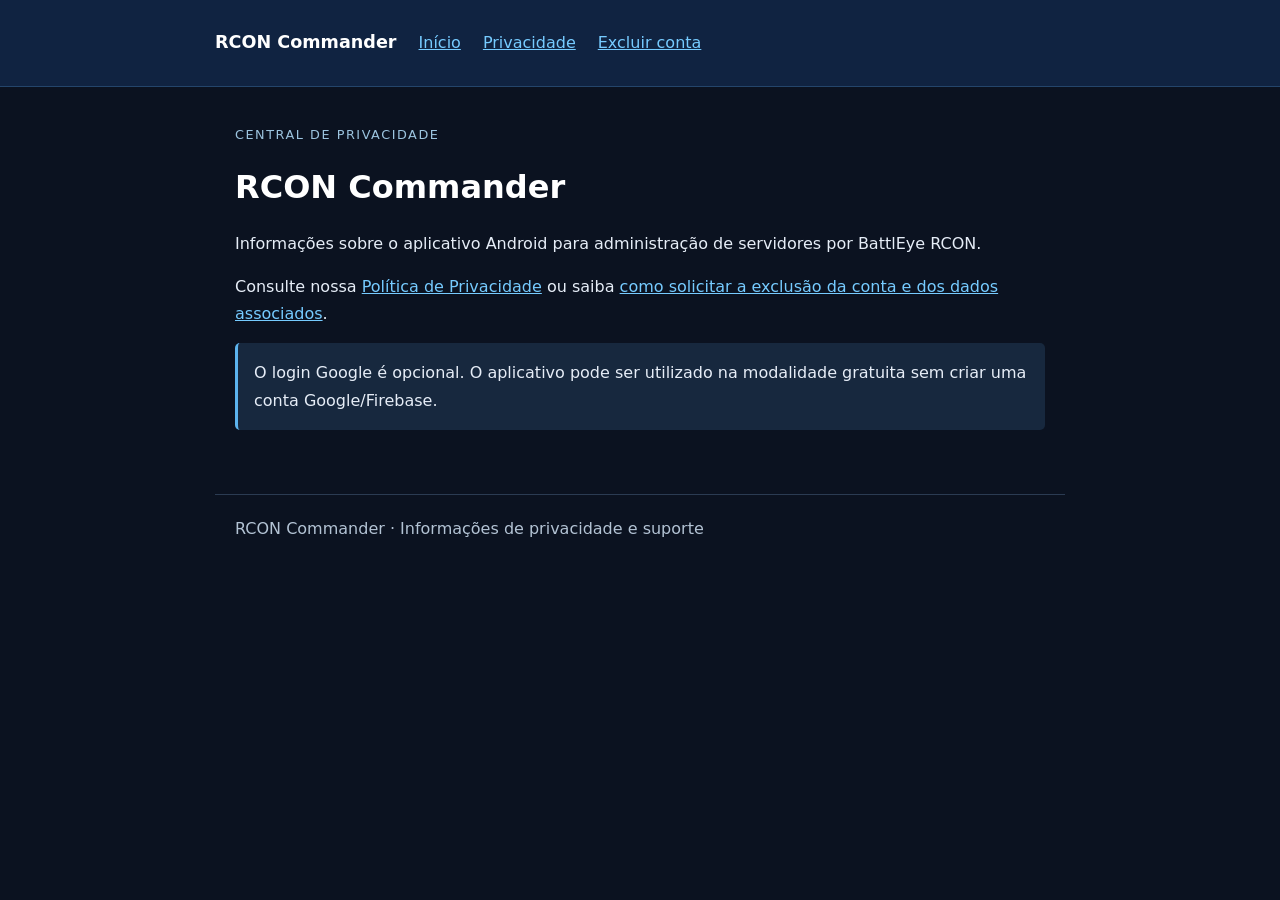
<file: index.html>
<!doctype html><html lang="pt-BR"><head><meta charset="utf-8"><meta name="viewport" content="width=device-width, initial-scale=1"><meta name="color-scheme" content="dark"><meta name="description" content="Central de privacidade — RCON Commander"><title>Central de privacidade | RCON Commander</title><link rel="stylesheet" href="styles.css"></head><body><header><nav><strong>RCON Commander</strong><a href="index.html">Início</a><a href="privacidade.html">Privacidade</a><a href="exclusao-conta.html">Excluir conta</a></nav></header><main><p class="tag">Central de privacidade</p><h1>RCON Commander</h1><p>Informações sobre o aplicativo Android para administração de servidores por BattlEye RCON.</p><p>Consulte nossa <a href="privacidade.html">Política de Privacidade</a> ou saiba <a href="exclusao-conta.html">como solicitar a exclusão da conta e dos dados associados</a>.</p><div class="note">O login Google é opcional. O aplicativo pode ser utilizado na modalidade gratuita sem criar uma conta Google/Firebase.</div></main><footer>RCON Commander · Informações de privacidade e suporte</footer></body></html>
</file>
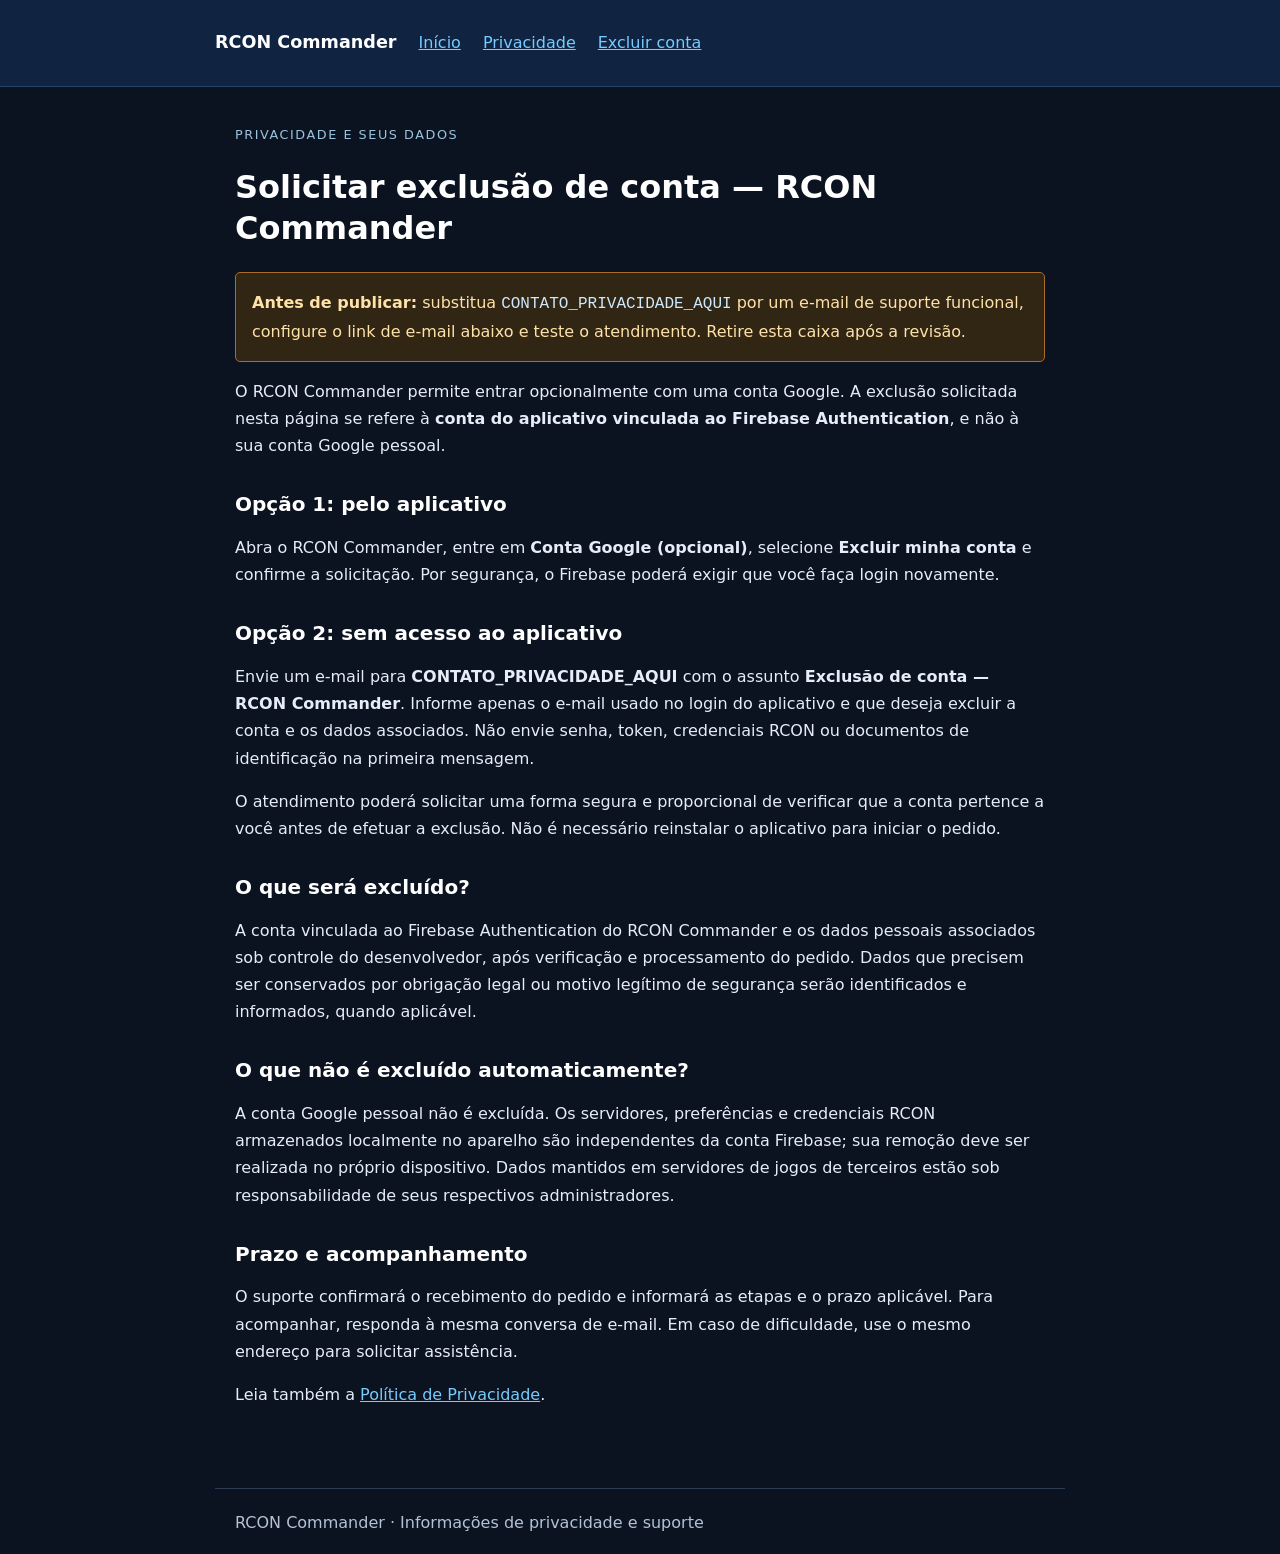
<file: exclusao-conta.html>
<!doctype html><html lang="pt-BR"><head><meta charset="utf-8"><meta name="viewport" content="width=device-width, initial-scale=1"><meta name="color-scheme" content="dark"><meta name="description" content="Exclusão de Conta — RCON Commander"><title>Exclusão de Conta | RCON Commander</title><link rel="stylesheet" href="styles.css"></head><body><header><nav><strong>RCON Commander</strong><a href="index.html">Início</a><a href="privacidade.html">Privacidade</a><a href="exclusao-conta.html">Excluir conta</a></nav></header><main><p class="tag">Privacidade e seus dados</p><h1>Solicitar exclusão de conta — RCON Commander</h1><div class="todo"><strong>Antes de publicar:</strong> substitua <code>CONTATO_PRIVACIDADE_AQUI</code> por um e-mail de suporte funcional, configure o link de e-mail abaixo e teste o atendimento. Retire esta caixa após a revisão.</div><p>O RCON Commander permite entrar opcionalmente com uma conta Google. A exclusão solicitada nesta página se refere à <strong>conta do aplicativo vinculada ao Firebase Authentication</strong>, e não à sua conta Google pessoal.</p><h2>Opção 1: pelo aplicativo</h2><p>Abra o RCON Commander, entre em <strong>Conta Google (opcional)</strong>, selecione <strong>Excluir minha conta</strong> e confirme a solicitação. Por segurança, o Firebase poderá exigir que você faça login novamente.</p><h2>Opção 2: sem acesso ao aplicativo</h2><p>Envie um e-mail para <strong>CONTATO_PRIVACIDADE_AQUI</strong> com o assunto <strong>Exclusão de conta — RCON Commander</strong>. Informe apenas o e-mail usado no login do aplicativo e que deseja excluir a conta e os dados associados. Não envie senha, token, credenciais RCON ou documentos de identificação na primeira mensagem.</p><p>O atendimento poderá solicitar uma forma segura e proporcional de verificar que a conta pertence a você antes de efetuar a exclusão. Não é necessário reinstalar o aplicativo para iniciar o pedido.</p><h2>O que será excluído?</h2><p>A conta vinculada ao Firebase Authentication do RCON Commander e os dados pessoais associados sob controle do desenvolvedor, após verificação e processamento do pedido. Dados que precisem ser conservados por obrigação legal ou motivo legítimo de segurança serão identificados e informados, quando aplicável.</p><h2>O que não é excluído automaticamente?</h2><p>A conta Google pessoal não é excluída. Os servidores, preferências e credenciais RCON armazenados localmente no aparelho são independentes da conta Firebase; sua remoção deve ser realizada no próprio dispositivo. Dados mantidos em servidores de jogos de terceiros estão sob responsabilidade de seus respectivos administradores.</p><h2>Prazo e acompanhamento</h2><p>O suporte confirmará o recebimento do pedido e informará as etapas e o prazo aplicável. Para acompanhar, responda à mesma conversa de e-mail. Em caso de dificuldade, use o mesmo endereço para solicitar assistência.</p><p>Leia também a <a href="privacidade.html">Política de Privacidade</a>.</p></main><footer>RCON Commander · Informações de privacidade e suporte</footer></body></html>
</file>
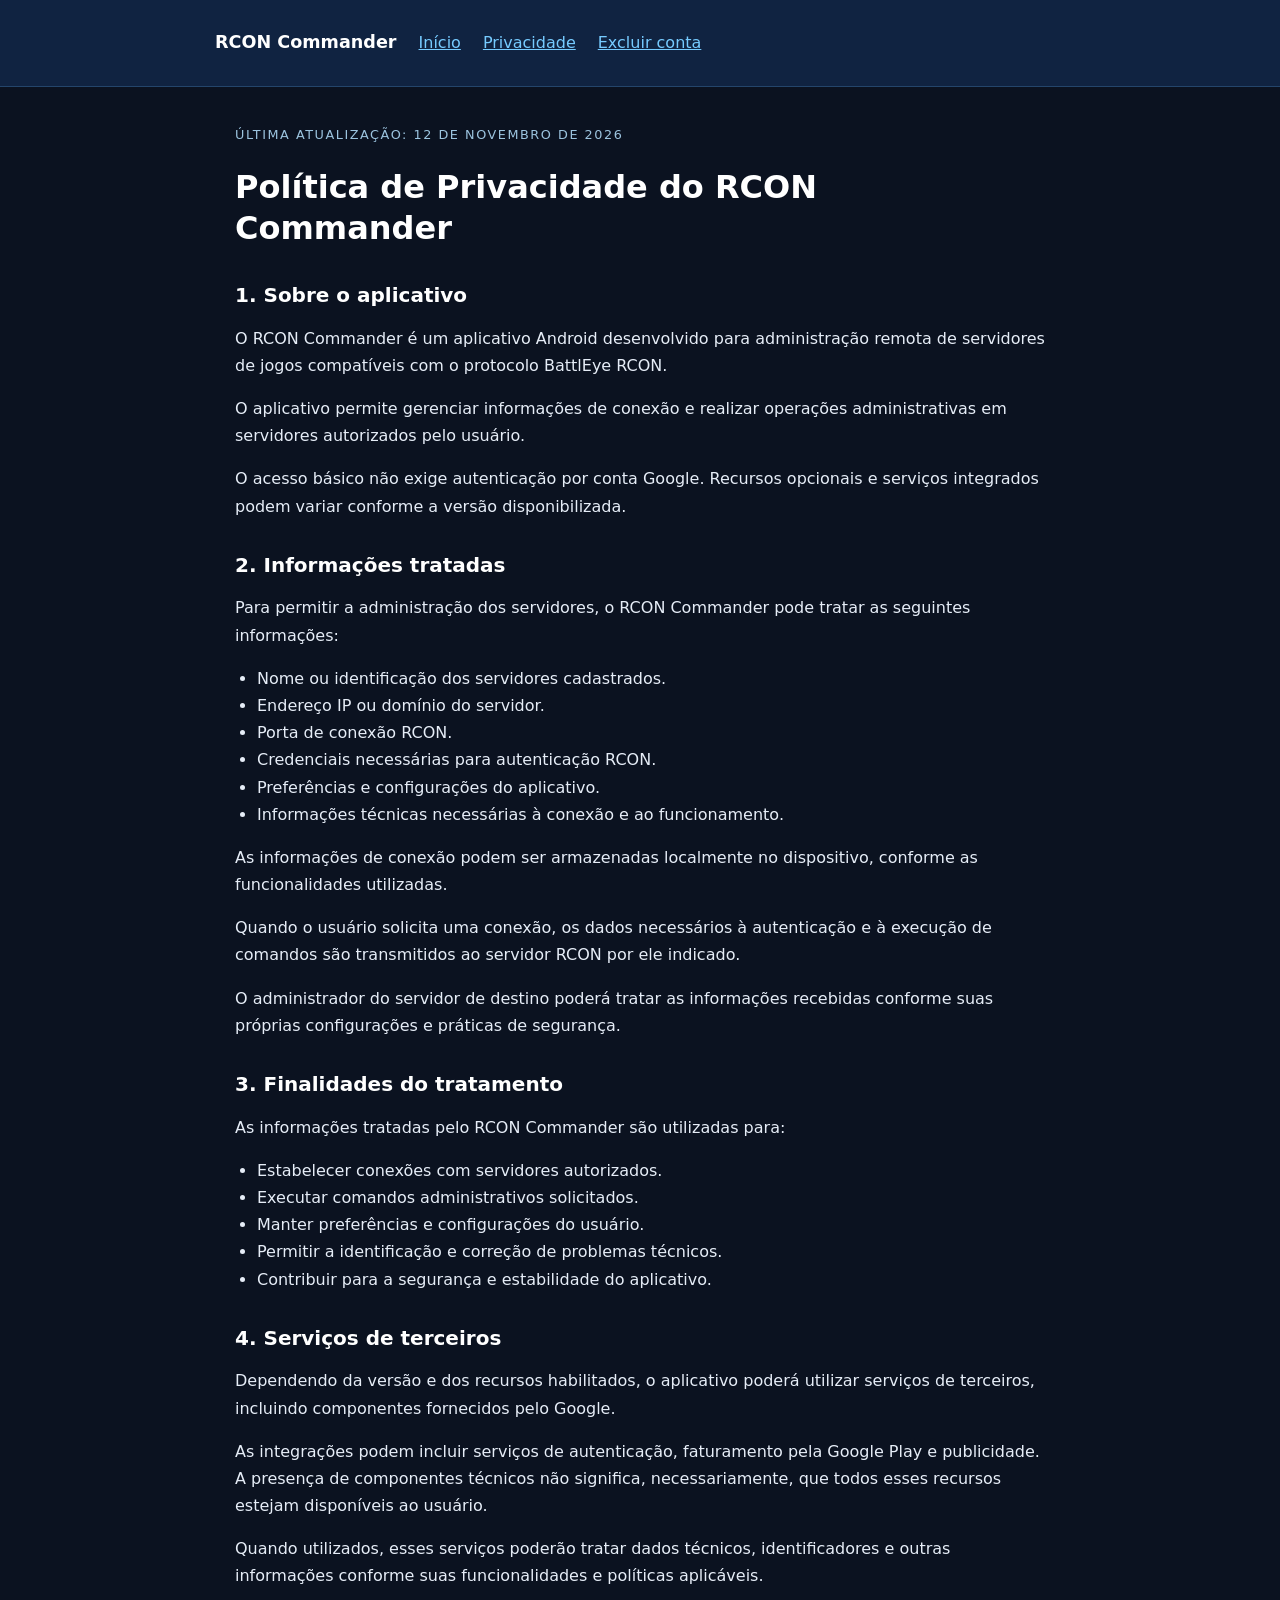
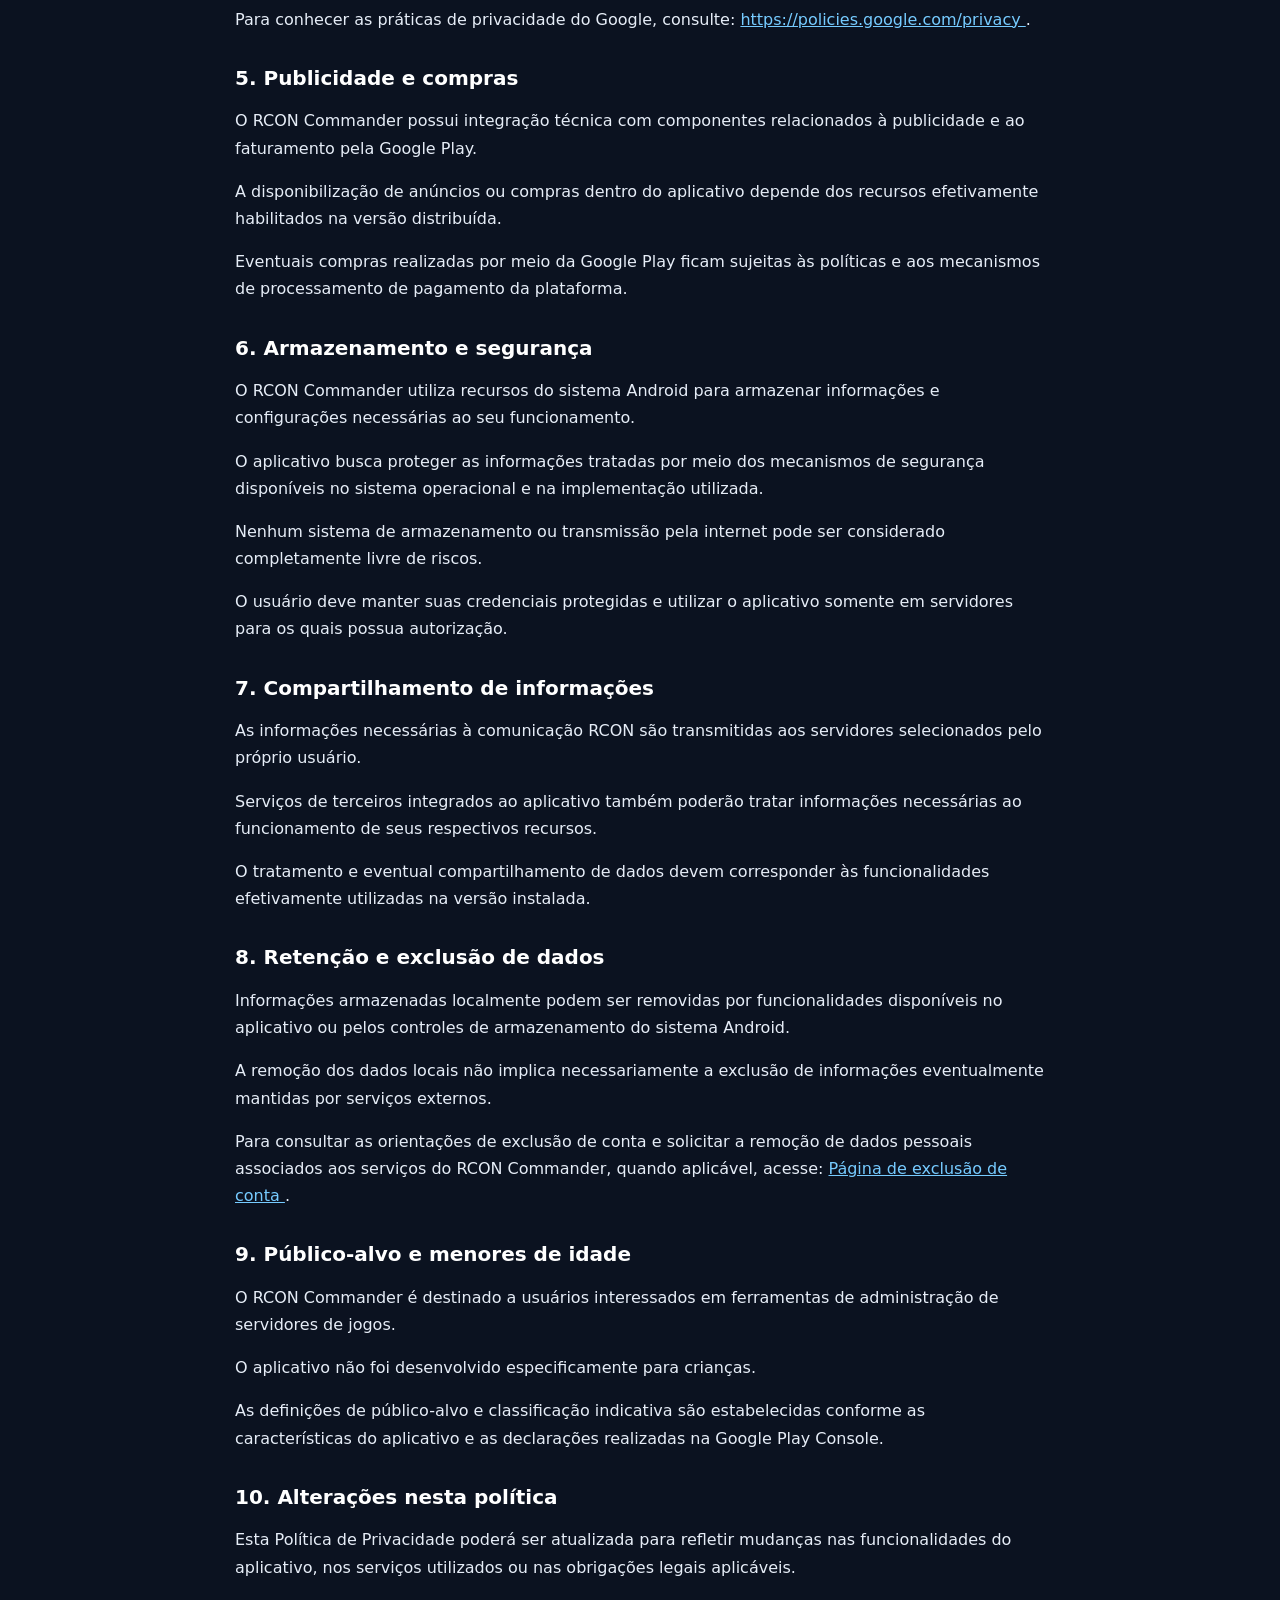
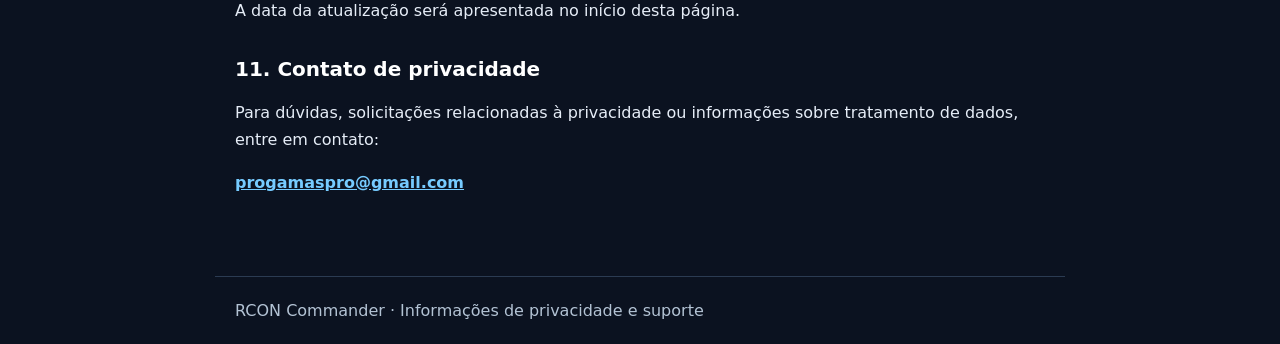
<file: privacidade.html>
<!DOCTYPE html>
<html lang="pt-BR">
<head>
  <meta charset="UTF-8">
  <meta name="viewport" content="width=device-width, initial-scale=1">
  <meta name="color-scheme" content="dark">
  <meta name="description" content="Política de Privacidade do aplicativo RCON Commander para Android.">
  <title>Política de Privacidade | RCON Commander</title>
  <link rel="stylesheet" href="styles.css">
</head>

<body>

<header>
  <nav>
    <strong>RCON Commander</strong>
    <a href="index.html">Início</a>
    <a href="privacidade.html">Privacidade</a>
    <a href="exclusao-conta.html">Excluir conta</a>
  </nav>
</header>

<main>

  <p class="tag">
    Última atualização: 12 de novembro de 2026
  </p>

  <h1>Política de Privacidade do RCON Commander</h1>

  <h2>1. Sobre o aplicativo</h2>

  <p>
    O RCON Commander é um aplicativo Android desenvolvido
    para administração remota de servidores de jogos
    compatíveis com o protocolo BattlEye RCON.
  </p>

  <p>
    O aplicativo permite gerenciar informações de conexão
    e realizar operações administrativas em servidores
    autorizados pelo usuário.
  </p>

  <p>
    O acesso básico não exige autenticação por conta Google.
    Recursos opcionais e serviços integrados podem variar
    conforme a versão disponibilizada.
  </p>

  <h2>2. Informações tratadas</h2>

  <p>
    Para permitir a administração dos servidores,
    o RCON Commander pode tratar as seguintes informações:
  </p>

  <ul>
    <li>Nome ou identificação dos servidores cadastrados.</li>
    <li>Endereço IP ou domínio do servidor.</li>
    <li>Porta de conexão RCON.</li>
    <li>Credenciais necessárias para autenticação RCON.</li>
    <li>Preferências e configurações do aplicativo.</li>
    <li>Informações técnicas necessárias à conexão e ao funcionamento.</li>
  </ul>

  <p>
    As informações de conexão podem ser armazenadas
    localmente no dispositivo, conforme as funcionalidades
    utilizadas.
  </p>

  <p>
    Quando o usuário solicita uma conexão, os dados
    necessários à autenticação e à execução de comandos
    são transmitidos ao servidor RCON por ele indicado.
  </p>

  <p>
    O administrador do servidor de destino poderá tratar
    as informações recebidas conforme suas próprias
    configurações e práticas de segurança.
  </p>

  <h2>3. Finalidades do tratamento</h2>

  <p>
    As informações tratadas pelo RCON Commander
    são utilizadas para:
  </p>

  <ul>
    <li>Estabelecer conexões com servidores autorizados.</li>
    <li>Executar comandos administrativos solicitados.</li>
    <li>Manter preferências e configurações do usuário.</li>
    <li>Permitir a identificação e correção de problemas técnicos.</li>
    <li>Contribuir para a segurança e estabilidade do aplicativo.</li>
  </ul>

  <h2>4. Serviços de terceiros</h2>

  <p>
    Dependendo da versão e dos recursos habilitados,
    o aplicativo poderá utilizar serviços de terceiros,
    incluindo componentes fornecidos pelo Google.
  </p>

  <p>
    As integrações podem incluir serviços de autenticação,
    faturamento pela Google Play e publicidade.
    A presença de componentes técnicos não significa,
    necessariamente, que todos esses recursos estejam
    disponíveis ao usuário.
  </p>

  <p>
    Quando utilizados, esses serviços poderão tratar
    dados técnicos, identificadores e outras informações
    conforme suas funcionalidades e políticas aplicáveis.
  </p>

  <p>
    Para conhecer as práticas de privacidade do Google,
    consulte:
    <a href="https://policies.google.com/privacy">
      https://policies.google.com/privacy
    </a>.
  </p>

  <h2>5. Publicidade e compras</h2>

  <p>
    O RCON Commander possui integração técnica com
    componentes relacionados à publicidade e ao
    faturamento pela Google Play.
  </p>

  <p>
    A disponibilização de anúncios ou compras dentro
    do aplicativo depende dos recursos efetivamente
    habilitados na versão distribuída.
  </p>

  <p>
    Eventuais compras realizadas por meio da Google Play
    ficam sujeitas às políticas e aos mecanismos de
    processamento de pagamento da plataforma.
  </p>

  <h2>6. Armazenamento e segurança</h2>

  <p>
    O RCON Commander utiliza recursos do sistema Android
    para armazenar informações e configurações necessárias
    ao seu funcionamento.
  </p>

  <p>
    O aplicativo busca proteger as informações tratadas
    por meio dos mecanismos de segurança disponíveis
    no sistema operacional e na implementação utilizada.
  </p>

  <p>
    Nenhum sistema de armazenamento ou transmissão
    pela internet pode ser considerado completamente
    livre de riscos.
  </p>

  <p>
    O usuário deve manter suas credenciais protegidas
    e utilizar o aplicativo somente em servidores
    para os quais possua autorização.
  </p>

  <h2>7. Compartilhamento de informações</h2>

  <p>
    As informações necessárias à comunicação RCON
    são transmitidas aos servidores selecionados
    pelo próprio usuário.
  </p>

  <p>
    Serviços de terceiros integrados ao aplicativo
    também poderão tratar informações necessárias
    ao funcionamento de seus respectivos recursos.
  </p>

  <p>
    O tratamento e eventual compartilhamento de dados
    devem corresponder às funcionalidades efetivamente
    utilizadas na versão instalada.
  </p>

  <h2>8. Retenção e exclusão de dados</h2>

  <p>
    Informações armazenadas localmente podem ser
    removidas por funcionalidades disponíveis no
    aplicativo ou pelos controles de armazenamento
    do sistema Android.
  </p>

  <p>
    A remoção dos dados locais não implica necessariamente
    a exclusão de informações eventualmente mantidas
    por serviços externos.
  </p>

  <p>
    Para consultar as orientações de exclusão de conta
    e solicitar a remoção de dados pessoais associados
    aos serviços do RCON Commander, quando aplicável,
    acesse:
    <a href="exclusao-conta.html">
      Página de exclusão de conta
    </a>.
  </p>

  <h2>9. Público-alvo e menores de idade</h2>

  <p>
    O RCON Commander é destinado a usuários interessados
    em ferramentas de administração de servidores
    de jogos.
  </p>

  <p>
    O aplicativo não foi desenvolvido especificamente
    para crianças.
  </p>

  <p>
    As definições de público-alvo e classificação
    indicativa são estabelecidas conforme as
    características do aplicativo e as declarações
    realizadas na Google Play Console.
  </p>

  <h2>10. Alterações nesta política</h2>

  <p>
    Esta Política de Privacidade poderá ser atualizada
    para refletir mudanças nas funcionalidades do
    aplicativo, nos serviços utilizados ou nas
    obrigações legais aplicáveis.
  </p>

  <p>
    A data da atualização será apresentada
    no início desta página.
  </p>

  <h2>11. Contato de privacidade</h2>

  <p>
    Para dúvidas, solicitações relacionadas à
    privacidade ou informações sobre tratamento
    de dados, entre em contato:
  </p>

  <p>
    <strong>
      <a href="mailto:progamaspro@gmail.com">
        progamaspro@gmail.com
      </a>
    </strong>
  </p>

</main>

<footer>
  RCON Commander · Informações de privacidade e suporte
</footer>

</body>
</html>
</file>
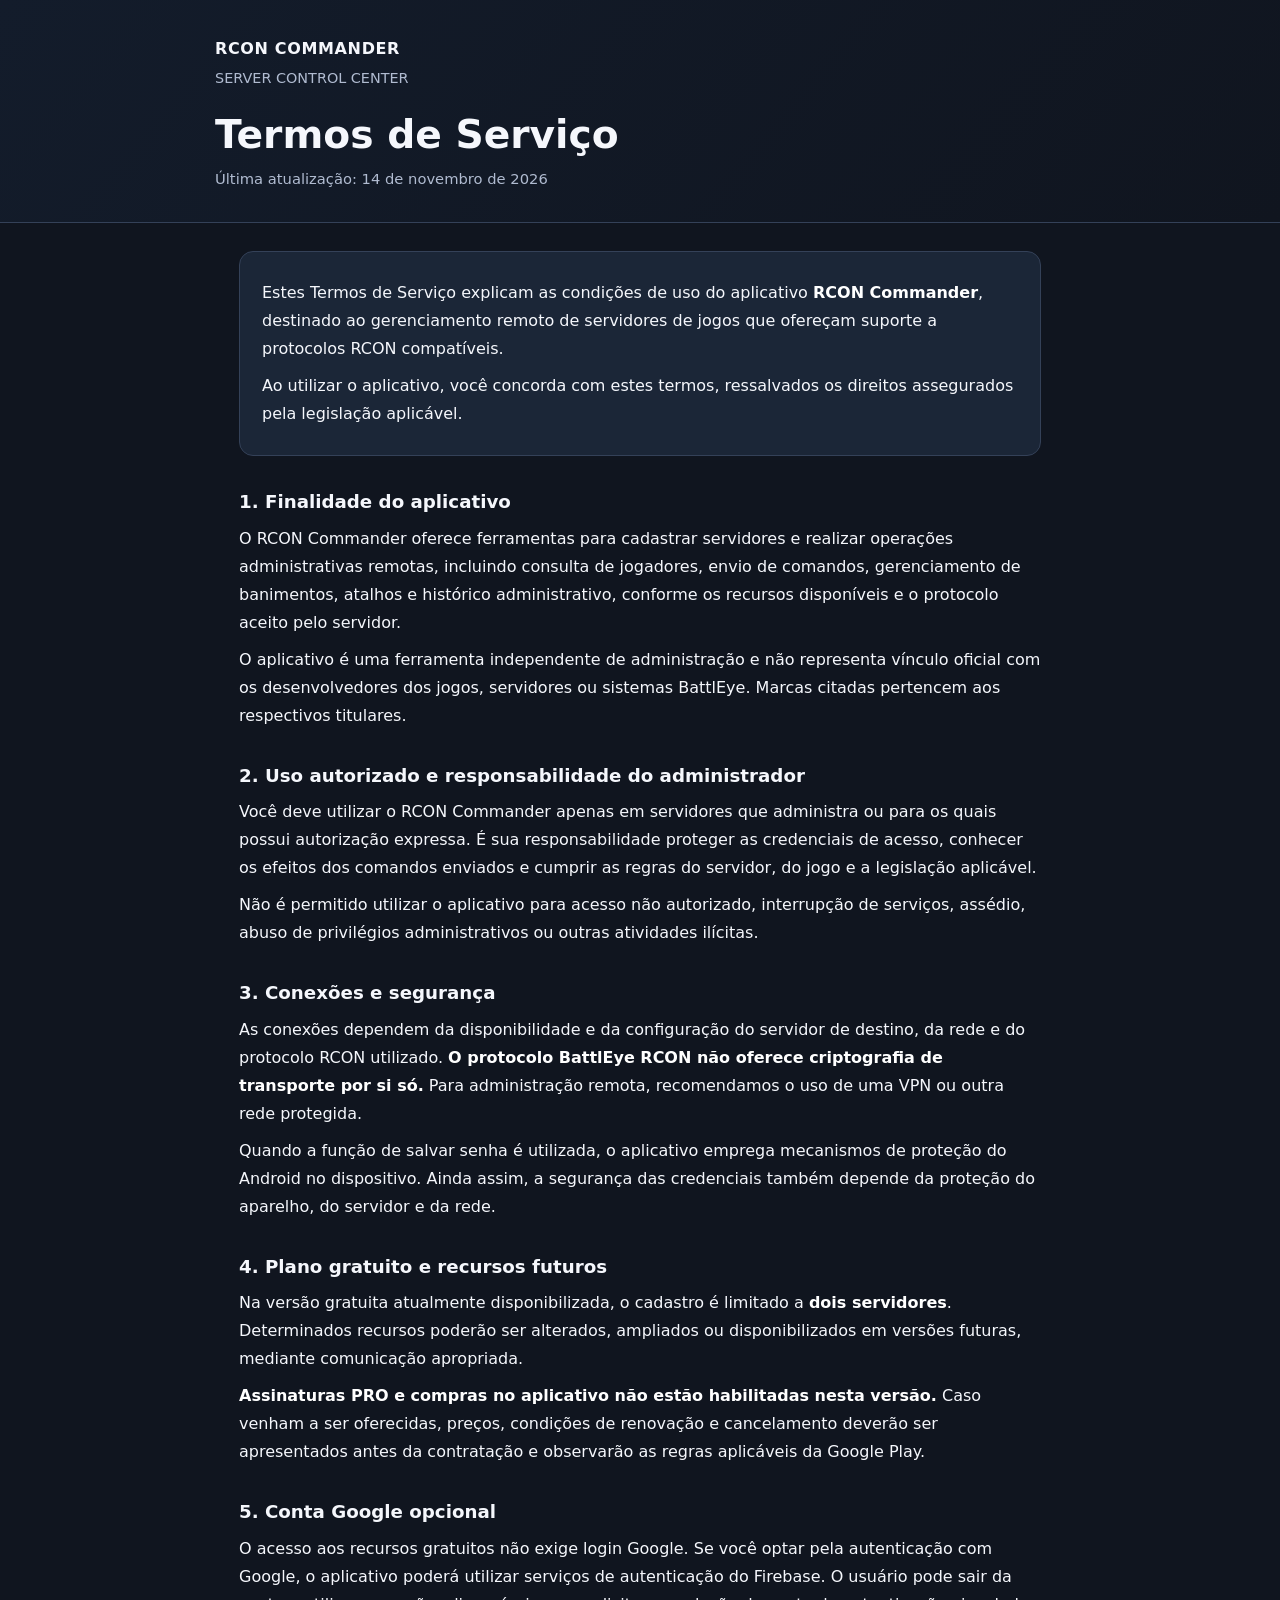
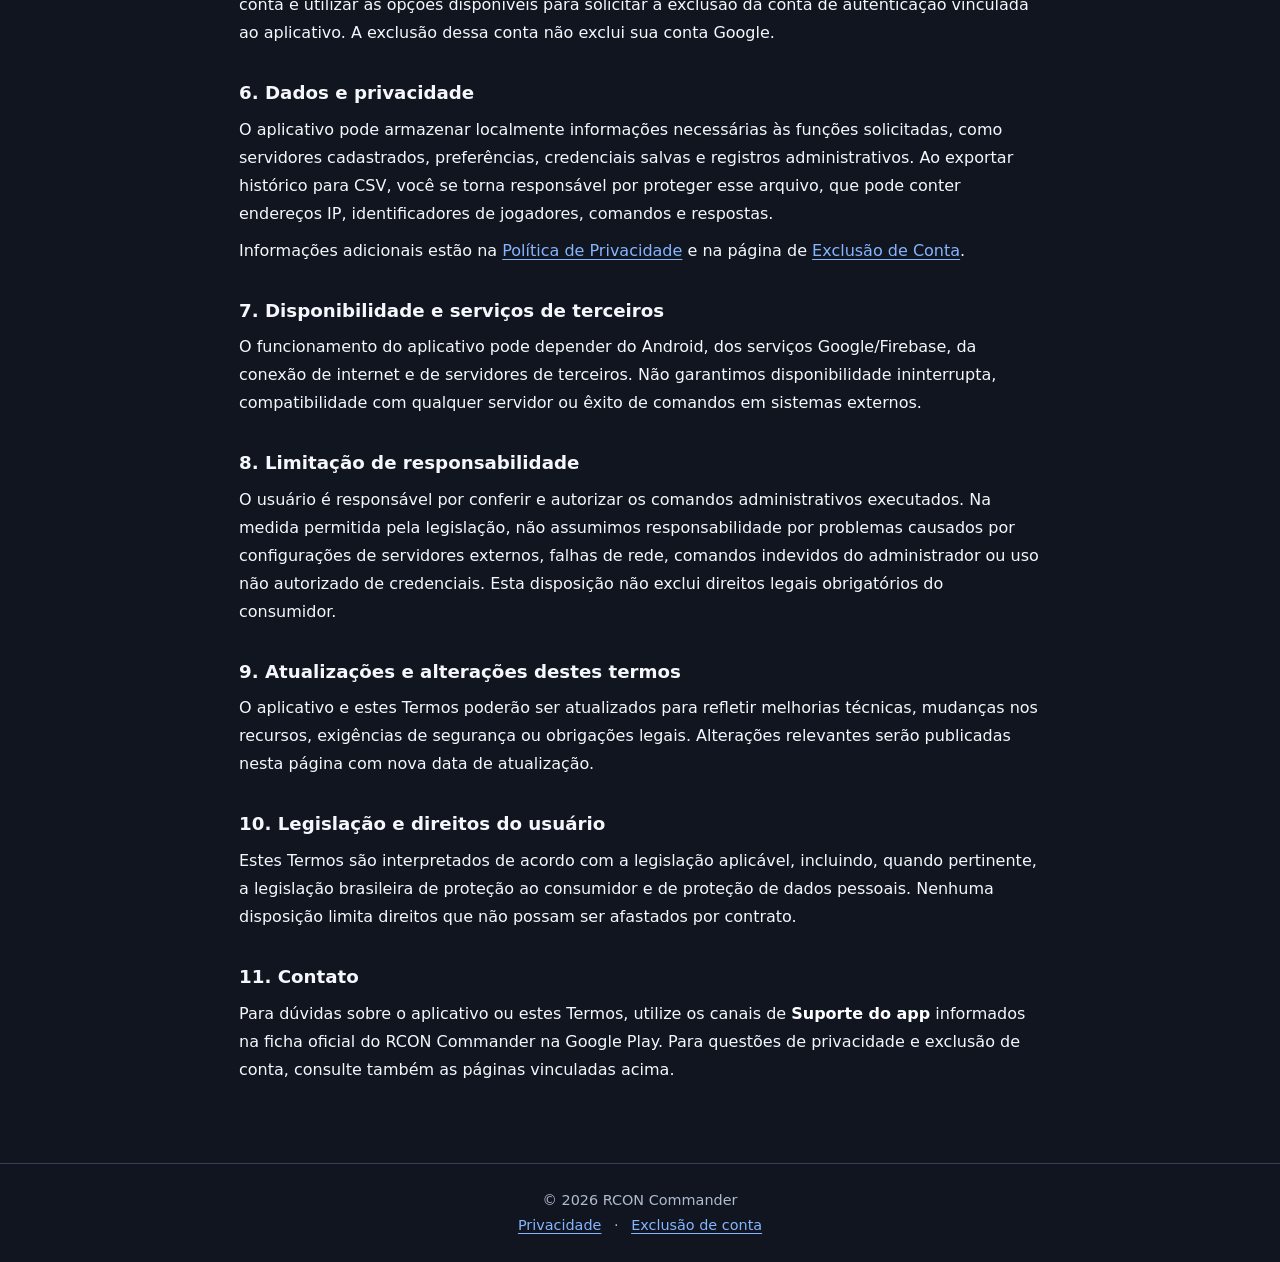
<file: termos-de-servico.html>
<!doctype html>
<html lang="pt-BR">
<head>
  <meta charset="utf-8">
  <meta name="viewport" content="width=device-width, initial-scale=1">
  <meta name="color-scheme" content="dark light">
  <meta name="description" content="Termos de Serviço do aplicativo RCON Commander para administração autorizada de servidores BattlEye RCON.">
  <title>Termos de Serviço | RCON Commander</title>
  <style>
    :root { font-family: system-ui,-apple-system,"Segoe UI",Roboto,Arial,sans-serif; color-scheme: dark; --bg:#10151f; --panel:#1b2637; --text:#f5f7fc; --muted:#b0bbd0; --line:#344158; --accent:#4b91ff; }
    * { box-sizing: border-box; }
    html { scroll-behavior: smooth; }
    body { margin: 0; background: var(--bg); color: var(--text); line-height: 1.75; }
    .top { padding: 35px 24px 30px; border-bottom: 1px solid var(--line); background: linear-gradient(130deg,#131c2b,#10151f); }
    .wrap { max-width: 850px; margin: auto; }
    .brand { font-weight: 800; letter-spacing: .04em; font-size: 1rem; }
    .sub { color: var(--muted); font-size: .9rem; margin-top: 3px; }
    h1 { font-size: clamp(1.8rem, 4vw, 2.45rem); margin: 20px 0 4px; line-height: 1.2; }
    .date { color: var(--muted); margin: 8px 0 0; font-size: .92rem; }
    main { max-width: 850px; margin: 0 auto; padding: 28px 24px 70px; }
    .intro { padding: 18px 22px; border: 1px solid var(--line); border-radius: 14px; background: var(--panel); }
    h2 { font-size: 1.14rem; margin: 34px 0 10px; line-height: 1.35; }
    p { margin: 9px 0; }
    ul { margin: 10px 0; padding-left: 24px; }
    li { margin: 6px 0; }
    a { color: #86b5ff; text-underline-offset: 3px; overflow-wrap: anywhere; }
    a:hover { color: #b4d3ff; }
    footer { border-top: 1px solid var(--line); color: var(--muted); padding: 24px; font-size: .9rem; text-align: center; }
    footer a { margin: 0 8px; }
    strong { color: #ffffff; }
  </style>
</head>
<body>
  <header class="top"><div class="wrap">
    <div class="brand">RCON COMMANDER</div>
    <div class="sub">SERVER CONTROL CENTER</div>
    <h1>Termos de Serviço</h1>
    <p class="date">Última atualização: 14 de novembro de 2026</p>
  </div></header>
  <main>
    <div class="intro"><p>Estes Termos de Serviço explicam as condições de uso do aplicativo <strong>RCON Commander</strong>, destinado ao gerenciamento remoto de servidores de jogos que ofereçam suporte a protocolos RCON compatíveis.</p><p>Ao utilizar o aplicativo, você concorda com estes termos, ressalvados os direitos assegurados pela legislação aplicável.</p></div>

    <h2>1. Finalidade do aplicativo</h2>
    <p>O RCON Commander oferece ferramentas para cadastrar servidores e realizar operações administrativas remotas, incluindo consulta de jogadores, envio de comandos, gerenciamento de banimentos, atalhos e histórico administrativo, conforme os recursos disponíveis e o protocolo aceito pelo servidor.</p>
    <p>O aplicativo é uma ferramenta independente de administração e não representa vínculo oficial com os desenvolvedores dos jogos, servidores ou sistemas BattlEye. Marcas citadas pertencem aos respectivos titulares.</p>

    <h2>2. Uso autorizado e responsabilidade do administrador</h2>
    <p>Você deve utilizar o RCON Commander apenas em servidores que administra ou para os quais possui autorização expressa. É sua responsabilidade proteger as credenciais de acesso, conhecer os efeitos dos comandos enviados e cumprir as regras do servidor, do jogo e a legislação aplicável.</p>
    <p>Não é permitido utilizar o aplicativo para acesso não autorizado, interrupção de serviços, assédio, abuso de privilégios administrativos ou outras atividades ilícitas.</p>

    <h2>3. Conexões e segurança</h2>
    <p>As conexões dependem da disponibilidade e da configuração do servidor de destino, da rede e do protocolo RCON utilizado. <strong>O protocolo BattlEye RCON não oferece criptografia de transporte por si só.</strong> Para administração remota, recomendamos o uso de uma VPN ou outra rede protegida.</p>
    <p>Quando a função de salvar senha é utilizada, o aplicativo emprega mecanismos de proteção do Android no dispositivo. Ainda assim, a segurança das credenciais também depende da proteção do aparelho, do servidor e da rede.</p>

    <h2>4. Plano gratuito e recursos futuros</h2>
    <p>Na versão gratuita atualmente disponibilizada, o cadastro é limitado a <strong>dois servidores</strong>. Determinados recursos poderão ser alterados, ampliados ou disponibilizados em versões futuras, mediante comunicação apropriada.</p>
    <p><strong>Assinaturas PRO e compras no aplicativo não estão habilitadas nesta versão.</strong> Caso venham a ser oferecidas, preços, condições de renovação e cancelamento deverão ser apresentados antes da contratação e observarão as regras aplicáveis da Google Play.</p>

    <h2>5. Conta Google opcional</h2>
    <p>O acesso aos recursos gratuitos não exige login Google. Se você optar pela autenticação com Google, o aplicativo poderá utilizar serviços de autenticação do Firebase. O usuário pode sair da conta e utilizar as opções disponíveis para solicitar a exclusão da conta de autenticação vinculada ao aplicativo. A exclusão dessa conta não exclui sua conta Google.</p>

    <h2>6. Dados e privacidade</h2>
    <p>O aplicativo pode armazenar localmente informações necessárias às funções solicitadas, como servidores cadastrados, preferências, credenciais salvas e registros administrativos. Ao exportar histórico para CSV, você se torna responsável por proteger esse arquivo, que pode conter endereços IP, identificadores de jogadores, comandos e respostas.</p>
    <p>Informações adicionais estão na <a href="https://igorvpsb.github.io/rconcommander/privacidade.html">Política de Privacidade</a> e na página de <a href="https://igorvpsb.github.io/rconcommander/exclusao-conta.html">Exclusão de Conta</a>.</p>

    <h2>7. Disponibilidade e serviços de terceiros</h2>
    <p>O funcionamento do aplicativo pode depender do Android, dos serviços Google/Firebase, da conexão de internet e de servidores de terceiros. Não garantimos disponibilidade ininterrupta, compatibilidade com qualquer servidor ou êxito de comandos em sistemas externos.</p>

    <h2>8. Limitação de responsabilidade</h2>
    <p>O usuário é responsável por conferir e autorizar os comandos administrativos executados. Na medida permitida pela legislação, não assumimos responsabilidade por problemas causados por configurações de servidores externos, falhas de rede, comandos indevidos do administrador ou uso não autorizado de credenciais. Esta disposição não exclui direitos legais obrigatórios do consumidor.</p>

    <h2>9. Atualizações e alterações destes termos</h2>
    <p>O aplicativo e estes Termos poderão ser atualizados para refletir melhorias técnicas, mudanças nos recursos, exigências de segurança ou obrigações legais. Alterações relevantes serão publicadas nesta página com nova data de atualização.</p>

    <h2>10. Legislação e direitos do usuário</h2>
    <p>Estes Termos são interpretados de acordo com a legislação aplicável, incluindo, quando pertinente, a legislação brasileira de proteção ao consumidor e de proteção de dados pessoais. Nenhuma disposição limita direitos que não possam ser afastados por contrato.</p>

    <h2>11. Contato</h2>
    <p>Para dúvidas sobre o aplicativo ou estes Termos, utilize os canais de <strong>Suporte do app</strong> informados na ficha oficial do RCON Commander na Google Play. Para questões de privacidade e exclusão de conta, consulte também as páginas vinculadas acima.</p>
  </main>
  <footer>
    <div>© 2026 RCON Commander</div>
    <div><a href="https://igorvpsb.github.io/rconcommander/privacidade.html">Privacidade</a> · <a href="https://igorvpsb.github.io/rconcommander/exclusao-conta.html">Exclusão de conta</a></div>
  </footer>
</body>
</html>
</file>
<file: styles.css>
*{box-sizing:border-box}body{margin:0;background:#0b1220;color:#e6edf7;font:16px/1.7 system-ui,-apple-system,Segoe UI,Arial,sans-serif}header{background:#102341;border-bottom:1px solid #24456b;padding:28px 20px}main{max-width:850px;margin:auto;padding:24px 20px 64px}nav{max-width:850px;margin:auto;display:flex;align-items:center;gap:22px;flex-wrap:wrap}a{color:#76cbff}nav strong{color:#fff;font-size:1.1rem}h1,h2{line-height:1.3;color:#fff}h1{font-size:2rem}h2{font-size:1.25rem;margin-top:2rem}.tag{font-size:.8rem;letter-spacing:.12em;color:#9cc4df;text-transform:uppercase}.note{padding:16px;border-left:3px solid #5cb3ee;background:#17283e;border-radius:5px}.todo{padding:16px;border:1px solid #a96d27;background:#312514;border-radius:5px;color:#ffe2a8}footer{max-width:850px;margin:auto;padding:20px;color:#b3c3d4;border-top:1px solid #2b3b52}code{color:#cde9fb}ul{padding-left:22px}
</file>
